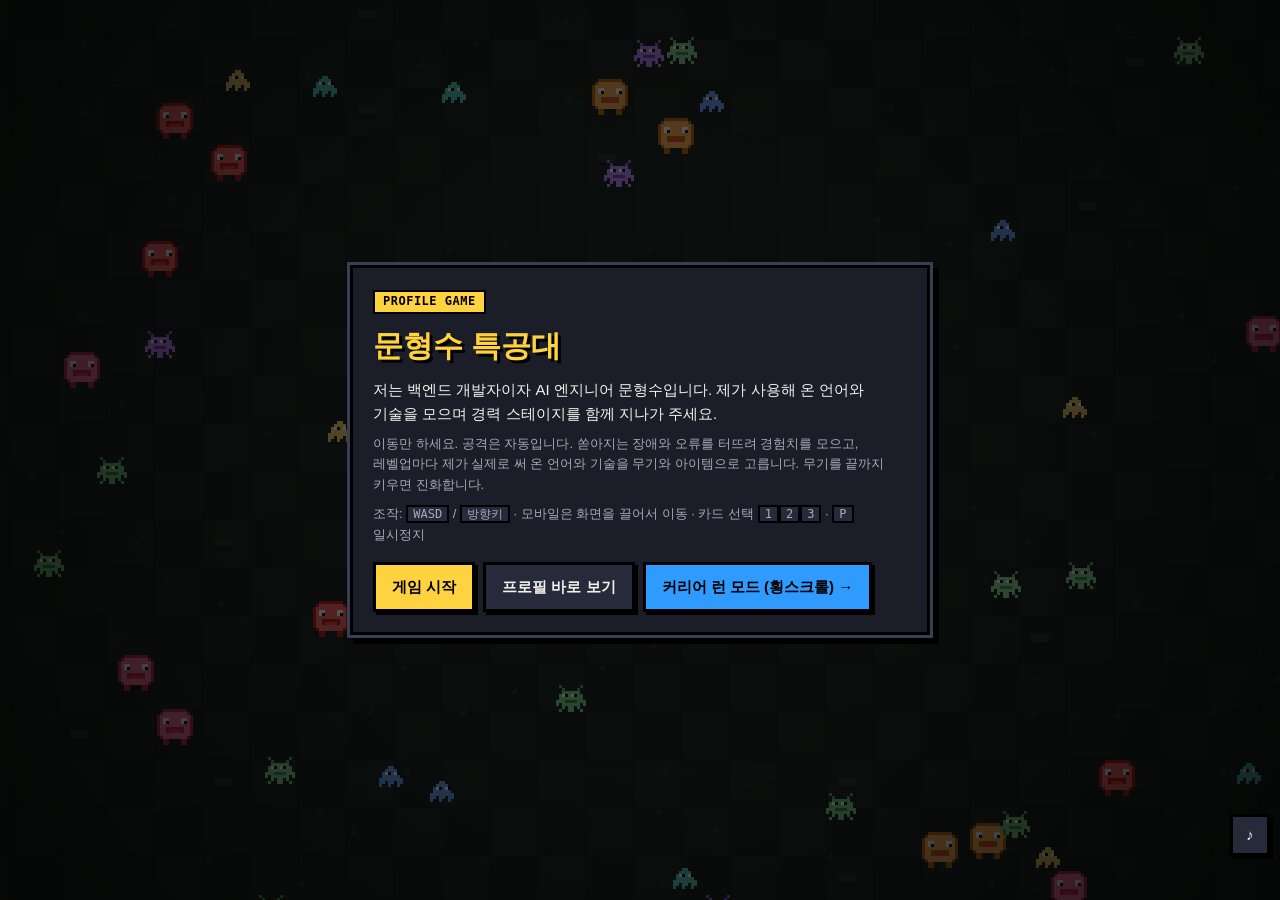
<file: index.html>
<!doctype html>
<html lang="ko">
<head>
<meta charset="utf-8">
<meta name="viewport" content="width=device-width, initial-scale=1, maximum-scale=1, user-scalable=no">
<title>문형수 특공대</title>
<link rel="icon" href="data:image/svg+xml,%3Csvg xmlns='http://www.w3.org/2000/svg' viewBox='0 0 8 8' shape-rendering='crispEdges'%3E%3Crect width='8' height='8' fill='%230f1016'/%3E%3Crect x='2' y='1' width='4' height='2' fill='%2326262c'/%3E%3Crect x='2' y='3' width='4' height='2' fill='%23f1c49a'/%3E%3Crect x='2' y='5' width='4' height='2' fill='%233d6fd8'/%3E%3Crect x='2' y='3' width='1' height='1' fill='%2315151a'/%3E%3Crect x='5' y='3' width='1' height='1' fill='%2315151a'/%3E%3C/svg%3E">
<meta name="description" content="백엔드 개발자 · AI 엔지니어 문형수의 성장 과정을 담은 뱀서라이크 프로필 게임">
<meta name="naver-site-verification" content="2114e00be48687213503e3cfef008f4aaacfd422">
<link rel="stylesheet" href="style.css?v=20261031g">
</head>
<body>
<canvas id="game"></canvas>

<div id="hud">
  <div class="row"><span class="lv mono" id="lvText">LV 1</span><div class="bar" id="xpBar"><i></i></div></div>
  <div class="row" style="margin-top:6px"><span class="mono" style="min-width:58px;font-size:12px">HP</span><div class="bar" id="hpBar"><i></i></div></div>
  <div class="info"><span id="stageText"></span><span class="mono" id="timeText"></span><span class="mono" id="killText"></span></div>
</div>
<div id="loadout"></div>
<div class="toast" id="toast"></div>
<button id="pauseBtn" class="ghost" aria-label="일시정지">II</button>
<button id="soundBtn" class="ghost" aria-label="소리 켜기/끄기">♪</button>

<div class="overlay show" id="title">
  <div class="panel">
    <span class="tag mono">PROFILE GAME</span>
    <h1>문형수 특공대</h1>
    <p id="heroIntro"></p>
    <p class="muted">이동만 하세요. 공격은 자동입니다. 쏟아지는 장애와 오류를 터뜨려 경험치를 모으고, 레벨업마다 제가 실제로 써 온 언어와 기술을 무기와 아이템으로 고릅니다. 무기를 끝까지 키우면 진화합니다.</p>
    <p class="muted">조작: <kbd>WASD</kbd> / <kbd>방향키</kbd> · 모바일은 화면을 끌어서 이동 · 카드 선택 <kbd>1</kbd><kbd>2</kbd><kbd>3</kbd> · <kbd>P</kbd> 일시정지</p>
    <div class="btns">
      <button id="startBtn">게임 시작</button>
      <button id="profileBtn" class="ghost">프로필 바로 보기</button>
      <a class="modelink" href="run.html">커리어 런 모드 (횡스크롤) →</a>
    </div>
  </div>
</div>

<div class="overlay" id="story">
  <div class="panel">
    <span class="tag mono" id="storyTag"></span>
    <h2 id="storyTitle"></h2>
    <div id="storyBody"></div>
    <div class="unlocks" id="storyUnlocks"></div>
    <div class="btns"><button id="storyBtn">계속</button></div>
  </div>
</div>

<div class="overlay" id="levelup">
  <div class="panel">
    <span class="tag mono">LEVEL UP</span>
    <h2 id="levelupTitle">하나를 고르세요</h2>
    <div class="cards" id="cards"></div>
  </div>
</div>

<div class="overlay" id="paused">
  <div class="panel">
    <h2>일시정지</h2>
    <div class="btns"><button id="resumeBtn">계속하기</button><button id="quitBtn" class="ghost">처음으로</button></div>
  </div>
</div>

<div class="overlay" id="gameover">
  <div class="panel">
    <span class="tag mono" style="background:var(--hp)">GAME OVER</span>
    <h2>장애가 너무 많았네요</h2>
    <p>지금까지 얻은 무기와 아이템은 그대로 두고 이 스테이지를 처음부터 다시 시작합니다.</p>
    <div class="btns"><button id="retryBtn">다시 도전</button><button id="goProfileBtn" class="ghost">프로필 바로 보기</button></div>
  </div>
</div>

<div class="overlay" id="ending">
  <div class="panel">
    <span class="tag mono">LEVEL 1 CLEAR</span>
    <h2>경력 레벨 완료</h2>
    <div id="endingBody"></div>
    <div class="btns"><button id="endingProfile">프로필 전체 보기</button><button id="endingRestart" class="ghost">처음부터 다시</button></div>
  </div>
</div>

<div class="overlay" id="profile">
  <div class="panel">
    <span class="tag mono">PROFILE</span>
    <h2>문형수 · 백엔드 개발자 · AI 엔지니어</h2>
    <div id="profileBody"></div>
    <div class="btns"><button id="profileClose">닫기</button></div>
  </div>
</div>

<script src="content.js?v=20261031g"></script>
<script src="config.js?v=20261031g"></script>
<script src="sprites.js?v=20261031g"></script>
<script src="audio.js?v=20261031g"></script>
<script src="fx.js?v=20261031g"></script>
<script src="scene.js?v=20261031g"></script>
<script src="ui.js?v=20261031g"></script>
<script src="game.js?v=20261031g"></script>
</body>
</html>
</file>
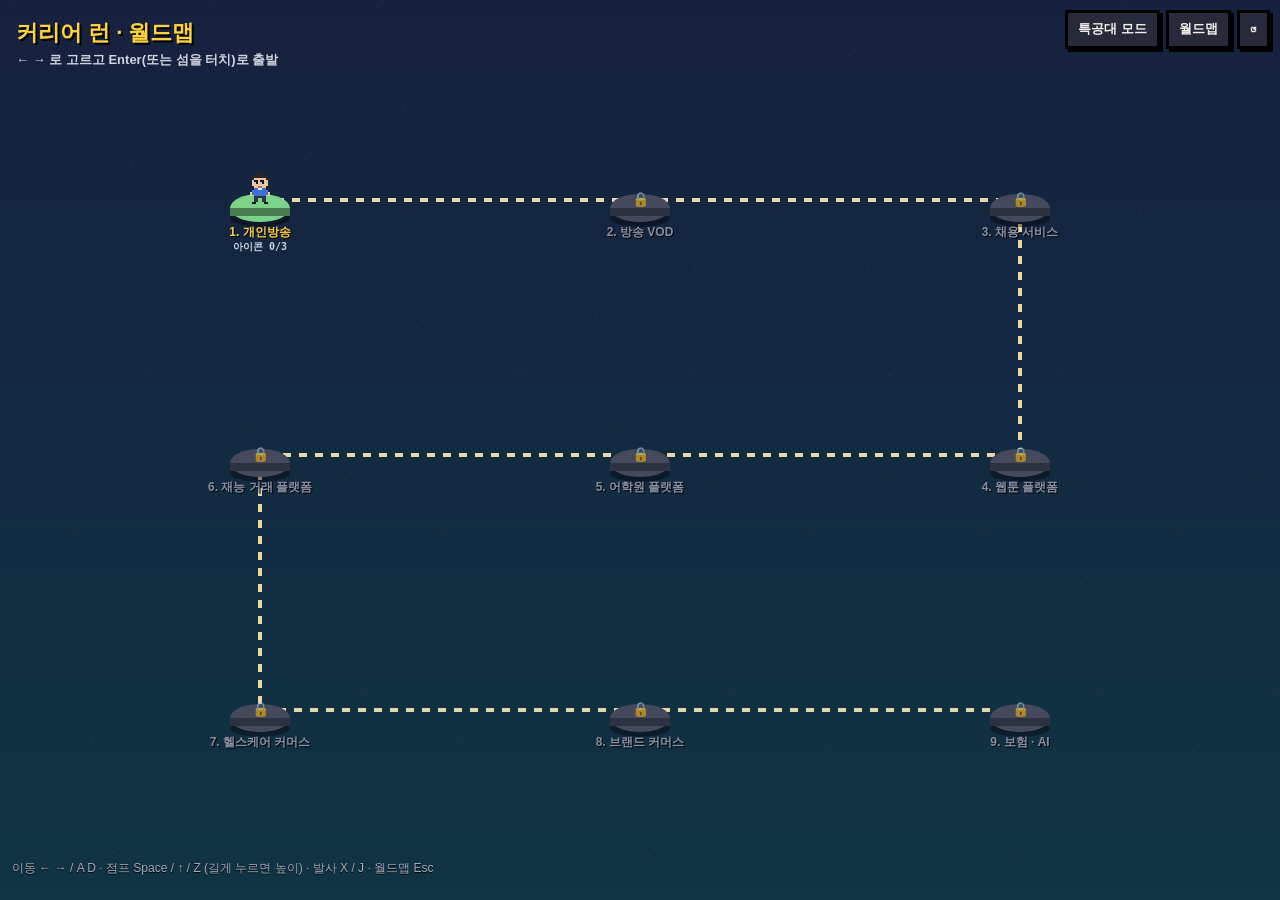
<file: run.html>
<!doctype html>
<html lang="ko">
<head>
<meta charset="utf-8">
<meta name="viewport" content="width=device-width, initial-scale=1, maximum-scale=1, user-scalable=no">
<title>커리어 런</title>
<meta name="description" content="이직한 회사 9곳을 9개 코스로 만든 문형수의 횡스크롤 프로필 게임">
<link rel="icon" href="data:image/svg+xml,%3Csvg xmlns='http://www.w3.org/2000/svg' viewBox='0 0 8 8' shape-rendering='crispEdges'%3E%3Crect width='8' height='8' fill='%230f3443'/%3E%3Crect x='2' y='1' width='4' height='2' fill='%2326262c'/%3E%3Crect x='2' y='3' width='4' height='2' fill='%23f1c49a'/%3E%3Crect x='2' y='5' width='4' height='2' fill='%233d6fd8'/%3E%3C/svg%3E">
<link rel="stylesheet" href="style.css?v=20261031g">
<style>
.topbar { position: fixed; right: 10px; top: 10px; display: flex; gap: 6px; z-index: 6; }
.topbar button, .topbar a { padding: 6px 10px; font-size: 13px; }
.topbar a { font-weight: 800; border: 3px solid #000; background: var(--panel-2); color: var(--text); text-decoration: none; box-shadow: 3px 3px 0 #000; }
.help { position: fixed; left: 12px; bottom: 10px; font-size: 12px; color: var(--muted); pointer-events: none; text-shadow: 0 1px 0 #000; }
@media (pointer: coarse) { .help { display: none; } }
#credits { background: #000e; overflow: hidden; align-items: flex-start; }
#credits .roll { max-width: 560px; width: 100%; text-align: center; animation: roll 60s linear forwards; padding-top: 100vh; }
#credits .roll h1 { color: var(--accent); font-size: 34px; margin: 0; }
#credits .roll h2 { color: var(--accent); margin: 40px 0 60vh; }
#credits .cr-stage { margin: 34px 0; }
#credits .cr-stage h3 { color: var(--accent); margin: 0 0 6px; }
#credits .cr-contact { margin-top: 40px; }
#creditsClose { position: fixed; right: 14px; bottom: 14px; }
@keyframes roll { from { transform: translateY(0); } to { transform: translateY(-100%); } }
@media (prefers-reduced-motion: reduce) { #credits .roll { animation: none; padding-top: 20px; } #credits { overflow: auto; } }
</style>
</head>
<body>
<canvas id="game"></canvas>
<div class="topbar">
  <a href="index.html">특공대 모드</a>
  <button id="mapBtn" class="ghost">월드맵</button>
  <button id="resetBtn" class="ghost" aria-label="진행 기록 지우기">↺</button>
</div>
<p class="help">이동 ← → / A D · 점프 Space / ↑ / Z (길게 누르면 높이) · 발사 X / J · 월드맵 Esc</p>
<div class="toast" id="toast"></div>

<div class="overlay" id="story">
  <div class="panel">
    <span class="tag mono" id="storyTag"></span>
    <h2 id="storyTitle"></h2>
    <div id="storyBody"></div>
    <div class="unlocks" id="storyUnlocks"></div>
    <div class="btns"><button id="storyBtn">계속</button></div>
  </div>
</div>
<!-- Shared UI module expects these; Career Run does not use level-up cards or the profile view. -->
<div class="overlay" id="levelup"><div class="panel"><h2 id="levelupTitle"></h2><div id="cards"></div></div></div>
<div class="overlay" id="profile"><div class="panel"><div id="profileBody"></div><button id="profileClose">닫기</button></div></div>

<div class="overlay" id="credits">
  <div class="roll"></div>
  <button id="creditsClose">월드맵으로</button>
</div>

<script src="content.js?v=20261031g"></script>
<script src="config.js?v=20261031g"></script>
<script src="sprites.js?v=20261031g"></script>
<script src="audio.js?v=20261031g"></script>
<script src="fx.js?v=20261031g"></script>
<script src="ui.js?v=20261031g"></script>
<script src="run-levels.js?v=20261031g"></script>
<script src="run-ui.js?v=20261031g"></script>
<script src="run.js?v=20261031g"></script>
</body>
</html>
</file>
<file: style.css>
/* Shared styles for both game modes. */
:root {
  --bg: #0f1016; --panel: #1b1d29; --panel-2: #262a3b; --text: #f3f1ea; --muted: #a6a9bb;
  --accent: #ffd23f; --hp: #ff5d5d; --xp: #4fc3ff; --ok: #6be38b; --evo: #c88bff; --border: #3a3e55;
}
* { box-sizing: border-box; }
html, body { margin: 0; height: 100%; background: var(--bg); color: var(--text); overflow: hidden;
  font: 15px/1.6 -apple-system, BlinkMacSystemFont, "Apple SD Gothic Neo", "Malgun Gothic", sans-serif;
  word-break: keep-all; overflow-wrap: anywhere; -webkit-user-select: none; user-select: none; touch-action: none; }
canvas { display: block; width: 100vw; height: 100vh; image-rendering: pixelated; }
.mono { font-family: ui-monospace, Menlo, Consolas, monospace; letter-spacing: .5px; }
a { color: var(--xp); }
kbd { background: var(--panel-2); border: 2px solid #000; padding: 0 5px; font-size: 12px; }

#hud { position: fixed; inset: 0 0 auto 0; padding: 10px 12px; pointer-events: none; display: none; text-shadow: 0 1px 0 #000; }
#hud .row { display: flex; align-items: center; gap: 10px; }
.bar { position: relative; height: 12px; background: #000b; border: 2px solid #000; flex: 1; overflow: hidden; }
.bar > i { position: absolute; inset: 0 auto 0 0; width: 0; transition: width .12s linear; }
#xpBar > i { background: linear-gradient(90deg, #2f9bff, var(--xp)); }
#hpBar > i { background: linear-gradient(90deg, #d93636, var(--hp)); }
#hud .lv { font-weight: 900; color: var(--accent); min-width: 58px; }
#hud .info { margin-top: 6px; font-size: 13px; color: var(--muted); display: flex; flex-wrap: wrap; gap: 4px 12px; padding-right: 52px; }
#hud .info b { color: var(--text); }
#timeText { color: var(--accent); font-weight: 800; }
#killText { color: #ff9f9f; font-weight: 800; }
#loadout { position: fixed; left: 10px; right: 10px; bottom: 10px; display: none; gap: 4px; flex-wrap: wrap; pointer-events: none; }
.chip { font-size: 11px; padding: 1px 6px; border: 2px solid #000; background: var(--panel-2); border-radius: 3px; white-space: nowrap; }
.chip.w { background: #3a2f12; color: var(--accent); }
.chip.evo { background: #34204a; color: var(--evo); }
.chip.exp { background: #173524; color: var(--ok); }
#pauseBtn, #soundBtn { position: fixed; right: 10px; padding: 6px 10px; min-width: 40px; }
#pauseBtn { top: 84px; display: none; }
#soundBtn { bottom: 44px; z-index: 6; }

.toast { position: fixed; left: 50%; top: 104px; transform: translate(-50%, -12px); opacity: 0; transition: .22s; z-index: 4;
  background: #000d; border: 3px solid var(--accent); padding: 8px 14px; max-width: min(520px, calc(100vw - 24px)); width: max-content;
  pointer-events: none; text-align: center; }
.toast.show { opacity: 1; transform: translate(-50%, 0); }
.toast b { display: block; color: var(--accent); font-size: 16px; }
.toast span { display: block; font-size: 13px; color: #ddd; }
.toast.item { border-color: var(--xp); } .toast.item b { color: var(--xp); }
.toast.evo { border-color: var(--evo); } .toast.evo b { color: var(--evo); }
.toast.warn { border-color: var(--hp); } .toast.warn b { color: var(--hp); }
.toast.exp { border-color: var(--ok); } .toast.exp b { color: var(--ok); }

.overlay { position: fixed; inset: 0; display: none; align-items: center; justify-content: center; background: #000a; padding: 16px; z-index: 5; }
.overlay.show { display: flex; animation: fade .18s ease-out; }
@keyframes fade { from { opacity: 0; } to { opacity: 1; } }
.panel { background: var(--panel); border: 3px solid #000; box-shadow: 0 0 0 3px var(--border), 6px 6px 0 3px #000; max-width: 580px; width: 100%;
  padding: 20px; max-height: calc(100vh - 32px); overflow: auto; animation: pop .22s cubic-bezier(.2,1.6,.4,1); }
@keyframes pop { from { transform: scale(.92); } to { transform: scale(1); } }
.panel h1 { font-size: 30px; margin: 0 0 4px; color: var(--accent); text-shadow: 3px 3px 0 #000; }
.panel h2 { font-size: 20px; margin: 0 0 8px; color: var(--accent); }
.panel h3.sub { font-size: 14px; color: var(--muted); margin: 16px 0 6px; }
.panel p { margin: 8px 0; }
.muted { color: var(--muted); font-size: 13px; }
.tag { display: inline-block; font-size: 12px; padding: 0 8px; border: 2px solid #000; background: var(--accent); color: #000; font-weight: 900; margin-bottom: 8px; }
.btns { display: flex; flex-wrap: wrap; gap: 8px; margin-top: 16px; }
button { font: inherit; font-weight: 800; padding: 10px 16px; border: 3px solid #000; background: var(--accent); color: #000; cursor: pointer; box-shadow: 3px 3px 0 #000; }
button:active { transform: translate(2px, 2px); box-shadow: 1px 1px 0 #000; }
button.ghost { background: var(--panel-2); color: var(--text); }
.cleared { color: var(--ok); font-weight: 800; }
.unlocks { display: flex; flex-wrap: wrap; gap: 6px; margin-top: 10px; }

#levelup .cards { display: grid; gap: 10px; margin-top: 12px; }
.card { text-align: left; background: var(--panel-2); color: var(--text); border: 3px solid #000; padding: 12px 14px; font-weight: 400; box-shadow: 3px 3px 0 #000; }
.card:hover, .card:focus { outline: 3px solid var(--accent); }
.card.evolve { background: linear-gradient(135deg, #34204a, #262a3b); }
.card .top { display: flex; align-items: center; gap: 8px; }
.card .key { font-size: 11px; border: 2px solid #000; background: #000; color: #fff; padding: 0 5px; }
.card .t { font-weight: 900; color: var(--accent); font-size: 16px; }
.card.evolve .t { color: var(--evo); }
.card .badge { margin-left: auto; font-size: 11px; font-weight: 900; color: var(--muted); }
.card .badge.new { color: var(--ok); } .card .badge.evo { color: var(--evo); }
.card .d { margin-top: 4px; }
.card .s { font-size: 13px; color: var(--muted); margin-top: 4px; }

.stage-item { border-top: 2px dashed var(--border); padding-top: 10px; margin-top: 10px; }
.stage-item h3 { margin: 0; font-size: 16px; }
.growth { display: grid; gap: 6px; }
.growth .g { display: grid; grid-template-columns: 92px 1fr; gap: 0 10px; font-size: 13px; }
.growth .when { color: var(--muted); grid-row: span 2; }
.growth .what { font-weight: 800; color: var(--accent); }
.growth .what.item { color: var(--xp); } .growth .what.evo { color: var(--evo); } .growth .what.exp { color: var(--ok); }
.growth .why { color: #cfcfd6; }
.stats { display: grid; grid-template-columns: repeat(3, 1fr); gap: 8px; margin: 12px 0; }
.stats div { background: var(--panel-2); border: 2px solid #000; padding: 8px; text-align: center; }
.stats b { display: block; font-size: 20px; color: var(--accent); }
.stats span { font-size: 12px; color: var(--muted); }
.contact { margin-top: 14px; }
@media (max-width: 480px) { .growth .g { grid-template-columns: 1fr; } .growth .when { grid-row: auto; } }
@media (prefers-reduced-motion: reduce) { .overlay.show, .panel { animation: none; } }
.modelink { display: inline-block; font-weight: 800; padding: 10px 16px; border: 3px solid #000; background: #2f9bff; color: #000; text-decoration: none; box-shadow: 3px 3px 0 #000; }
</file>
